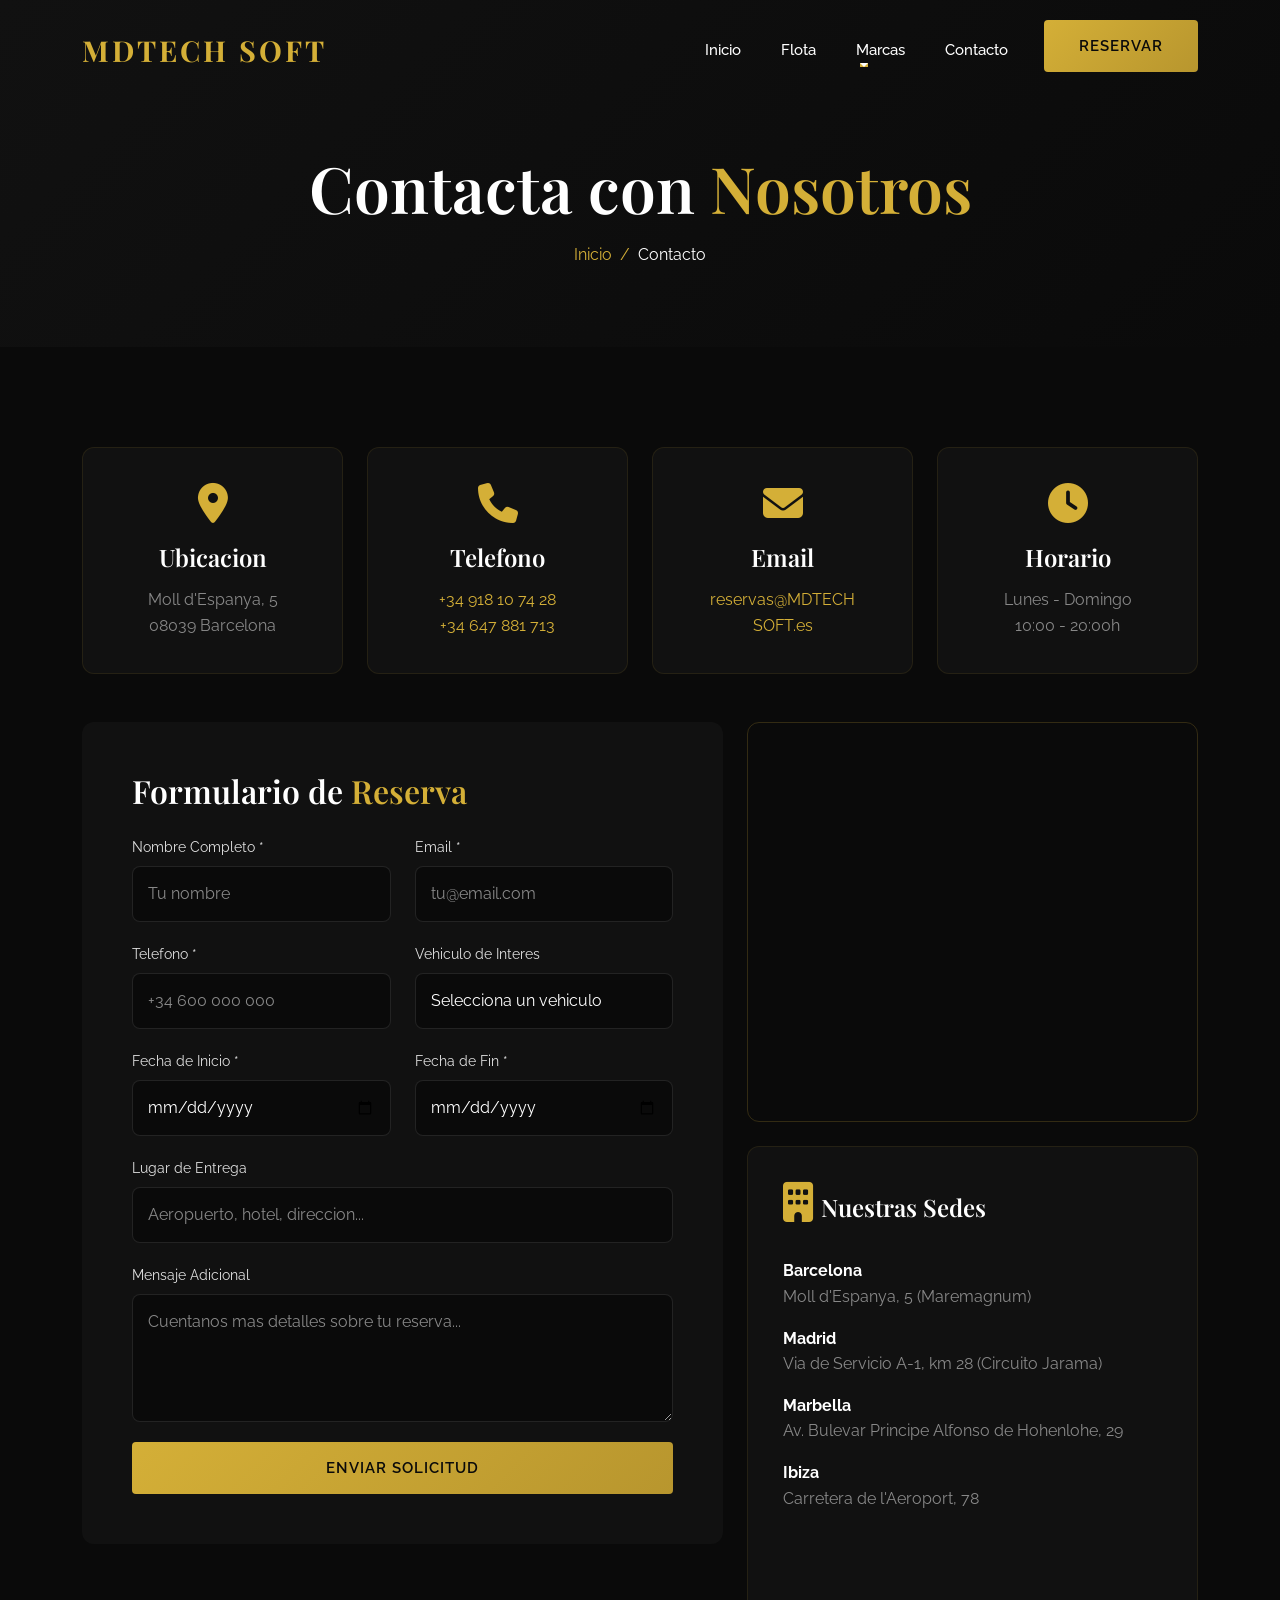
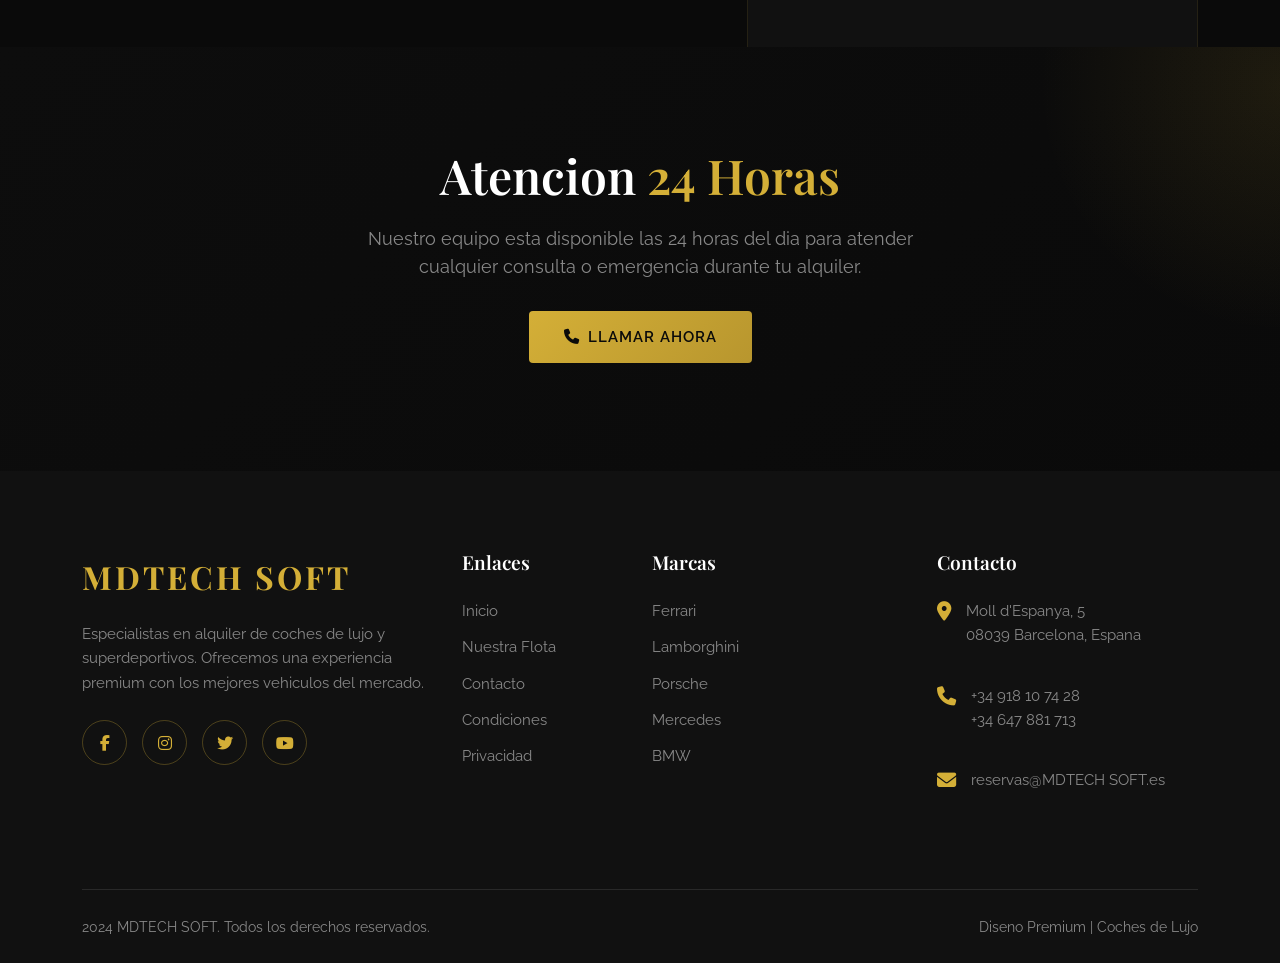
<file: contacto.html>
<!DOCTYPE html>
<html lang="es">
<head>
    <meta charset="UTF-8">
    <meta name="viewport" content="width=device-width, initial-scale=1.0">
    <title>Contacto | MDTECH SOFT - Alquiler de Coches de Lujo</title>
    <meta name="description" content="Contacta con MDTECH SOFT para reservar tu coche de lujo. Atencion personalizada 24/7 en toda Espana.">

    <!-- Google Fonts -->
    <link rel="preconnect" href="https://fonts.googleapis.com">
    <link rel="preconnect" href="https://fonts.gstatic.com" crossorigin>
    <link href="https://fonts.googleapis.com/css2?family=Playfair+Display:wght@400;500;600;700&family=Raleway:wght@300;400;500;600;700&display=swap" rel="stylesheet">

    <!-- Bootstrap 5 CSS -->
    <link href="https://cdn.jsdelivr.net/npm/bootstrap@5.3.2/dist/css/bootstrap.min.css" rel="stylesheet">

    <!-- Font Awesome -->
    <link rel="stylesheet" href="https://cdnjs.cloudflare.com/ajax/libs/font-awesome/6.5.1/css/all.min.css">

    <!-- Custom CSS -->
    <link rel="stylesheet" href="css/style.css">
</head>
<body>
    <!-- Preloader -->
    <div class="preloader">
        <div class="preloader-logo">MDTECH SOFT</div>
    </div>

    <!-- Navbar -->
    <nav class="navbar navbar-expand-lg scrolled">
        <div class="container">
            <a class="navbar-brand" href="index.html">MDTECH SOFT</a>

            <button class="navbar-toggler" type="button" data-bs-toggle="collapse" data-bs-target="#navbarNav">
                <span class="navbar-toggler-icon"><span></span></span>
            </button>

            <div class="collapse navbar-collapse" id="navbarNav">
                <ul class="navbar-nav ms-auto align-items-lg-center">
                    <li class="nav-item">
                        <a class="nav-link" href="index.html">Inicio</a>
                    </li>
                    <li class="nav-item">
                        <a class="nav-link" href="flota.html">Flota</a>
                    </li>
                    <li class="nav-item dropdown">
                        <a class="nav-link dropdown-toggle" href="#" role="button" data-bs-toggle="dropdown">
                            Marcas
                        </a>
                        <ul class="dropdown-menu">
                            <li><a class="dropdown-item" href="flota.html?marca=ferrari">Ferrari</a></li>
                            <li><a class="dropdown-item" href="flota.html?marca=lamborghini">Lamborghini</a></li>
                            <li><a class="dropdown-item" href="flota.html?marca=porsche">Porsche</a></li>
                            <li><a class="dropdown-item" href="flota.html?marca=mercedes">Mercedes</a></li>
                            <li><a class="dropdown-item" href="flota.html?marca=bmw">BMW</a></li>
                            <li><a class="dropdown-item" href="flota.html?marca=audi">Audi</a></li>
                            <li><a class="dropdown-item" href="flota.html?marca=range-rover">Range Rover</a></li>
                            <li><a class="dropdown-item" href="flota.html?marca=bentley">Bentley</a></li>
                            <li><a class="dropdown-item" href="flota.html?marca=ford-mustang">Ford Mustang</a></li>
                        </ul>
                    </li>
                    <li class="nav-item">
                        <a class="nav-link active" href="contacto.html">Contacto</a>
                    </li>
                    <li class="nav-item ms-lg-3">
                        <a class="btn-gold" href="#reservar">Reservar</a>
                    </li>
                </ul>
            </div>
        </div>
    </nav>

    <!-- Page Hero -->
    <section class="page-hero">
        <div class="page-hero-content">
            <h1>Contacta con <span class="text-gold">Nosotros</span></h1>
            <nav aria-label="breadcrumb">
                <ol class="breadcrumb">
                    <li class="breadcrumb-item"><a href="index.html">Inicio</a></li>
                    <li class="breadcrumb-item active">Contacto</li>
                </ol>
            </nav>
        </div>
    </section>

    <!-- Contact Info Cards -->
    <section class="section-padding" style="background: var(--color-black);">
        <div class="container">
            <div class="row g-4 mb-5">
                <div class="col-lg-3 col-md-6">
                    <div class="contact-info-card text-center fade-in">
                        <i class="fas fa-map-marker-alt"></i>
                        <h4>Ubicacion</h4>
                        <p>Moll d'Espanya, 5<br>08039 Barcelona</p>
                    </div>
                </div>

                <div class="col-lg-3 col-md-6">
                    <div class="contact-info-card text-center fade-in">
                        <i class="fas fa-phone"></i>
                        <h4>Telefono</h4>
                        <p><a href="tel:+34918107428">+34 918 10 74 28</a><br><a href="tel:+34647881713">+34 647 881 713</a></p>
                    </div>
                </div>

                <div class="col-lg-3 col-md-6">
                    <div class="contact-info-card text-center fade-in">
                        <i class="fas fa-envelope"></i>
                        <h4>Email</h4>
                        <p><a href="mailto:reservas@MDTECH SOFT.es">reservas@MDTECH SOFT.es</a></p>
                    </div>
                </div>

                <div class="col-lg-3 col-md-6">
                    <div class="contact-info-card text-center fade-in">
                        <i class="fas fa-clock"></i>
                        <h4>Horario</h4>
                        <p>Lunes - Domingo<br>10:00 - 20:00h</p>
                    </div>
                </div>
            </div>

            <div class="row g-4">
                <!-- Contact Form -->
                <div class="col-lg-7">
                    <div class="contact-form-section" id="reservar">
                        <h3 class="mb-4" style="font-family: var(--font-display);">Formulario de <span class="text-gold">Reserva</span></h3>
                        <form id="contactForm">
                            <div class="row">
                                <div class="col-md-6">
                                    <div class="form-group">
                                        <label>Nombre Completo *</label>
                                        <input type="text" class="form-control" placeholder="Tu nombre" required>
                                    </div>
                                </div>
                                <div class="col-md-6">
                                    <div class="form-group">
                                        <label>Email *</label>
                                        <input type="email" class="form-control" placeholder="tu@email.com" required>
                                    </div>
                                </div>
                            </div>

                            <div class="row">
                                <div class="col-md-6">
                                    <div class="form-group">
                                        <label>Telefono *</label>
                                        <input type="tel" class="form-control" placeholder="+34 600 000 000" required>
                                    </div>
                                </div>
                                <div class="col-md-6">
                                    <div class="form-group">
                                        <label>Vehiculo de Interes</label>
                                        <select class="form-control">
                                            <option value="">Selecciona un vehiculo</option>
                                            <option value="ferrari-f8">Ferrari F8 Spider</option>
                                            <option value="ferrari-296">Ferrari 296 GTS</option>
                                            <option value="lamborghini-huracan">Lamborghini Huracan EVO</option>
                                            <option value="lamborghini-urus">Lamborghini Urus S</option>
                                            <option value="porsche-911">Porsche 911 GT3</option>
                                            <option value="mercedes-amg">Mercedes-AMG GT</option>
                                            <option value="mercedes-g63">Mercedes-AMG G63</option>
                                            <option value="bentley">Bentley Continental GTC</option>
                                            <option value="range-rover">Range Rover Sport SVR</option>
                                            <option value="bmw-m4">BMW M4 Competition</option>
                                            <option value="mustang">Ford Mustang GT 5.0</option>
                                            <option value="otro">Otro / Consultar</option>
                                        </select>
                                    </div>
                                </div>
                            </div>

                            <div class="row">
                                <div class="col-md-6">
                                    <div class="form-group">
                                        <label>Fecha de Inicio *</label>
                                        <input type="date" class="form-control" required>
                                    </div>
                                </div>
                                <div class="col-md-6">
                                    <div class="form-group">
                                        <label>Fecha de Fin *</label>
                                        <input type="date" class="form-control" required>
                                    </div>
                                </div>
                            </div>

                            <div class="form-group">
                                <label>Lugar de Entrega</label>
                                <input type="text" class="form-control" placeholder="Aeropuerto, hotel, direccion...">
                            </div>

                            <div class="form-group">
                                <label>Mensaje Adicional</label>
                                <textarea class="form-control" rows="4" placeholder="Cuentanos mas detalles sobre tu reserva..."></textarea>
                            </div>

                            <button type="submit" class="btn-gold w-100">Enviar Solicitud</button>
                        </form>
                    </div>
                </div>

                <!-- Map & Additional Info -->
                <div class="col-lg-5">
                    <div class="map-container mb-4">
                        <iframe src="https://www.google.com/maps/embed?pb=!1m18!1m12!1m3!1d2993.5927449839604!2d2.1818193!3d41.3753383!2m3!1f0!2f0!3f0!3m2!1i1024!2i768!4f13.1!3m3!1m2!1s0x12a4a2f9cb7b1b13%3A0x65d12f3baa567e7!2sMaremagnum!5e0!3m2!1ses!2ses!4v1704300000000!5m2!1ses!2ses" width="100%" height="100%" style="border:0;" allowfullscreen="" loading="lazy"></iframe>
                    </div>

                    <div class="contact-info-card">
                        <h4 class="mb-3"><i class="fas fa-building me-2 text-gold"></i>Nuestras Sedes</h4>
                        <div class="mb-3">
                            <strong>Barcelona</strong>
                            <p class="mb-0">Moll d'Espanya, 5 (Maremagnum)</p>
                        </div>
                        <div class="mb-3">
                            <strong>Madrid</strong>
                            <p class="mb-0">Via de Servicio A-1, km 28 (Circuito Jarama)</p>
                        </div>
                        <div class="mb-3">
                            <strong>Marbella</strong>
                            <p class="mb-0">Av. Bulevar Principe Alfonso de Hohenlohe, 29</p>
                        </div>
                        <div>
                            <strong>Ibiza</strong>
                            <p class="mb-0">Carretera de l'Aeroport, 78</p>
                        </div>
                    </div>
                </div>
            </div>
        </div>
    </section>

    <!-- CTA Section -->
    <section class="cta-section">
        <div class="container">
            <div class="cta-content">
                <h2>Atencion <span class="text-gold">24 Horas</span></h2>
                <p>Nuestro equipo esta disponible las 24 horas del dia para atender cualquier consulta o emergencia durante tu alquiler.</p>
                <a href="tel:+34647881713" class="btn-gold"><i class="fas fa-phone me-2"></i>Llamar Ahora</a>
            </div>
        </div>
    </section>

    <!-- Footer -->
    <footer class="footer">
        <div class="container">
            <div class="row">
                <div class="col-lg-4 col-md-6 footer-col">
                    <a href="index.html" class="footer-brand">MDTECH SOFT</a>
                    <p class="footer-description">Especialistas en alquiler de coches de lujo y superdeportivos. Ofrecemos una experiencia premium con los mejores vehiculos del mercado.</p>
                    <div class="footer-social">
                        <a href="#"><i class="fab fa-facebook-f"></i></a>
                        <a href="#"><i class="fab fa-instagram"></i></a>
                        <a href="#"><i class="fab fa-twitter"></i></a>
                        <a href="#"><i class="fab fa-youtube"></i></a>
                    </div>
                </div>

                <div class="col-lg-2 col-md-6 footer-col">
                    <h4 class="footer-title">Enlaces</h4>
                    <div class="footer-links">
                        <a href="index.html">Inicio</a>
                        <a href="flota.html">Nuestra Flota</a>
                        <a href="contacto.html">Contacto</a>
                        <a href="#">Condiciones</a>
                        <a href="#">Privacidad</a>
                    </div>
                </div>

                <div class="col-lg-3 col-md-6 footer-col">
                    <h4 class="footer-title">Marcas</h4>
                    <div class="footer-links">
                        <a href="flota.html?marca=ferrari">Ferrari</a>
                        <a href="flota.html?marca=lamborghini">Lamborghini</a>
                        <a href="flota.html?marca=porsche">Porsche</a>
                        <a href="flota.html?marca=mercedes">Mercedes</a>
                        <a href="flota.html?marca=bmw">BMW</a>
                    </div>
                </div>

                <div class="col-lg-3 col-md-6 footer-col">
                    <h4 class="footer-title">Contacto</h4>
                    <div class="footer-contact-item">
                        <i class="fas fa-map-marker-alt"></i>
                        <p>Moll d'Espanya, 5<br>08039 Barcelona, Espana</p>
                    </div>
                    <div class="footer-contact-item">
                        <i class="fas fa-phone"></i>
                        <p>+34 918 10 74 28<br>+34 647 881 713</p>
                    </div>
                    <div class="footer-contact-item">
                        <i class="fas fa-envelope"></i>
                        <p>reservas@MDTECH SOFT.es</p>
                    </div>
                </div>
            </div>

            <div class="footer-bottom">
                <div class="row align-items-center">
                    <div class="col-md-6">
                        <p>2024 MDTECH SOFT. Todos los derechos reservados.</p>
                    </div>
                    <div class="col-md-6 text-md-end">
                        <p>Diseno Premium | Coches de Lujo</p>
                    </div>
                </div>
            </div>
        </div>
    </footer>

    <!-- Bootstrap JS -->
    <script src="https://cdn.jsdelivr.net/npm/bootstrap@5.3.2/dist/js/bootstrap.bundle.min.js"></script>

    <!-- Custom JS -->
    <script src="js/main.js"></script>
</body>
</html>
</file>
<file: css/style.css>
/* ===== VARIABLES CSS ===== */
:root {
    --color-black: #0a0a0a;
    --color-dark: #111111;
    --color-darker: #0d0d0d;
    --color-gold: #D4AF37;
    --color-gold-light: #e5c76b;
    --color-gold-dark: #b8962e;
    --color-white: #ffffff;
    --color-gray-light: #e0e0e0;
    --color-gray: #888888;
    --color-gray-dark: #333333;

    --font-display: 'Playfair Display', serif;
    --font-body: 'Raleway', sans-serif;

    --transition-fast: 0.2s ease;
    --transition-normal: 0.3s ease;
    --transition-slow: 0.5s ease;

    --shadow-gold: 0 0 20px rgba(212, 175, 55, 0.3);
    --shadow-card: 0 10px 40px rgba(0, 0, 0, 0.5);
}

/* ===== RESET & BASE ===== */
* {
    margin: 0;
    padding: 0;
    box-sizing: border-box;
}

html {
    scroll-behavior: smooth;
}

body {
    font-family: var(--font-body);
    background-color: var(--color-black);
    color: var(--color-white);
    line-height: 1.6;
    overflow-x: hidden;
}

a {
    text-decoration: none;
    color: inherit;
    transition: var(--transition-normal);
}

img {
    max-width: 100%;
    height: auto;
}

ul {
    list-style: none;
}

/* ===== TYPOGRAPHY ===== */
h1, h2, h3, h4, h5, h6 {
    font-family: var(--font-display);
    font-weight: 600;
    line-height: 1.2;
}

h1 { font-size: clamp(2.5rem, 5vw, 4.5rem); }
h2 { font-size: clamp(2rem, 4vw, 3rem); }
h3 { font-size: clamp(1.5rem, 3vw, 2rem); }
h4 { font-size: clamp(1.25rem, 2vw, 1.5rem); }

.text-gold { color: var(--color-gold); }
.text-gray { color: var(--color-gray); }

/* ===== UTILITIES ===== */
.section-padding {
    padding: 100px 0;
}

.section-title {
    text-align: center;
    margin-bottom: 60px;
}

.section-title h2 {
    color: var(--color-white);
    margin-bottom: 15px;
    position: relative;
    display: inline-block;
}

.section-title h2::after {
    content: '';
    position: absolute;
    bottom: -10px;
    left: 50%;
    transform: translateX(-50%);
    width: 80px;
    height: 3px;
    background: linear-gradient(90deg, transparent, var(--color-gold), transparent);
}

.section-title p {
    color: var(--color-gray);
    font-size: 1.1rem;
    max-width: 600px;
    margin: 20px auto 0;
}

/* ===== BUTTONS ===== */
.btn-gold {
    display: inline-block;
    padding: 14px 35px;
    background: linear-gradient(135deg, var(--color-gold) 0%, var(--color-gold-dark) 100%);
    color: var(--color-black);
    font-weight: 600;
    font-size: 0.95rem;
    text-transform: uppercase;
    letter-spacing: 1px;
    border: none;
    border-radius: 4px;
    cursor: pointer;
    transition: var(--transition-normal);
    position: relative;
    overflow: hidden;
}

.btn-gold::before {
    content: '';
    position: absolute;
    top: 0;
    left: -100%;
    width: 100%;
    height: 100%;
    background: linear-gradient(90deg, transparent, rgba(255,255,255,0.3), transparent);
    transition: var(--transition-slow);
}

.btn-gold:hover {
    transform: translateY(-3px);
    box-shadow: var(--shadow-gold);
}

.btn-gold:hover::before {
    left: 100%;
}

.btn-outline {
    display: inline-block;
    padding: 14px 35px;
    background: transparent;
    color: var(--color-gold);
    font-weight: 600;
    font-size: 0.95rem;
    text-transform: uppercase;
    letter-spacing: 1px;
    border: 2px solid var(--color-gold);
    border-radius: 4px;
    cursor: pointer;
    transition: var(--transition-normal);
}

.btn-outline:hover {
    background: var(--color-gold);
    color: var(--color-black);
    transform: translateY(-3px);
}

/* ===== NAVBAR ===== */
.navbar {
    position: fixed;
    top: 0;
    left: 0;
    width: 100%;
    z-index: 1000;
    padding: 20px 0;
    transition: var(--transition-normal);
}

.navbar.scrolled {
    background: rgba(10, 10, 10, 0.95);
    backdrop-filter: blur(20px);
    -webkit-backdrop-filter: blur(20px);
    padding: 15px 0;
    box-shadow: 0 5px 30px rgba(0, 0, 0, 0.5);
}

.navbar-brand {
    font-family: var(--font-display);
    font-size: 1.8rem;
    font-weight: 700;
    color: var(--color-gold) !important;
    letter-spacing: 3px;
}

.navbar-nav .nav-link {
    color: var(--color-white) !important;
    font-weight: 500;
    font-size: 0.95rem;
    padding: 10px 20px !important;
    position: relative;
    transition: var(--transition-normal);
}

.navbar-nav .nav-link::after {
    content: '';
    position: absolute;
    bottom: 5px;
    left: 20px;
    width: 0;
    height: 2px;
    background: var(--color-gold);
    transition: var(--transition-normal);
}

.navbar-nav .nav-link:hover::after {
    width: calc(100% - 40px);
}

.navbar-nav .nav-link:hover {
    color: var(--color-gold) !important;
}

.dropdown-menu {
    background: rgba(17, 17, 17, 0.98);
    backdrop-filter: blur(20px);
    border: 1px solid rgba(212, 175, 55, 0.2);
    border-radius: 8px;
    padding: 15px 0;
    margin-top: 15px;
}

.dropdown-item {
    color: var(--color-white);
    padding: 10px 25px;
    font-size: 0.9rem;
    transition: var(--transition-fast);
}

.dropdown-item:hover {
    background: rgba(212, 175, 55, 0.1);
    color: var(--color-gold);
    padding-left: 30px;
}

.navbar-toggler {
    border: none;
    padding: 0;
}

.navbar-toggler:focus {
    box-shadow: none;
}

.navbar-toggler-icon {
    background-image: none;
    position: relative;
    width: 30px;
    height: 20px;
}

.navbar-toggler-icon::before,
.navbar-toggler-icon::after,
.navbar-toggler-icon span {
    content: '';
    position: absolute;
    left: 0;
    width: 100%;
    height: 2px;
    background: var(--color-gold);
    transition: var(--transition-normal);
}

.navbar-toggler-icon::before { top: 0; }
.navbar-toggler-icon span { top: 50%; transform: translateY(-50%); }
.navbar-toggler-icon::after { bottom: 0; }

/* ===== HERO SECTION ===== */
.hero {
    min-height: 100vh;
    display: flex;
    align-items: center;
    justify-content: center;
    position: relative;
    overflow: hidden;
}

.hero-bg {
    position: absolute;
    top: 0;
    left: 0;
    width: 100%;
    height: 100%;
    z-index: -2;
}

.hero-bg img {
    width: 100%;
    height: 100%;
    object-fit: cover;
}

.hero-overlay {
    position: absolute;
    top: 0;
    left: 0;
    width: 100%;
    height: 100%;
    background: linear-gradient(
        to bottom,
        rgba(10, 10, 10, 0.7) 0%,
        rgba(10, 10, 10, 0.5) 50%,
        rgba(10, 10, 10, 0.9) 100%
    );
    z-index: -1;
}

.hero-content {
    text-align: center;
    max-width: 900px;
    padding: 0 20px;
}

.hero-subtitle {
    color: var(--color-gold);
    font-size: 1.1rem;
    text-transform: uppercase;
    letter-spacing: 5px;
    margin-bottom: 20px;
    opacity: 0;
    animation: fadeInUp 1s ease forwards 0.3s;
}

.hero-title {
    font-size: clamp(2.5rem, 6vw, 5rem);
    font-weight: 700;
    margin-bottom: 25px;
    opacity: 0;
    animation: fadeInUp 1s ease forwards 0.5s;
}

.hero-title span {
    color: var(--color-gold);
}

.hero-description {
    font-size: 1.2rem;
    color: var(--color-gray-light);
    margin-bottom: 40px;
    opacity: 0;
    animation: fadeInUp 1s ease forwards 0.7s;
}

.hero-buttons {
    display: flex;
    gap: 20px;
    justify-content: center;
    flex-wrap: wrap;
    opacity: 0;
    animation: fadeInUp 1s ease forwards 0.9s;
}

.hero-scroll {
    position: absolute;
    bottom: 40px;
    left: 50%;
    transform: translateX(-50%);
    opacity: 0;
    animation: fadeInUp 1s ease forwards 1.2s, bounce 2s infinite 2s;
}

.hero-scroll i {
    font-size: 2rem;
    color: var(--color-gold);
}

@keyframes fadeInUp {
    from {
        opacity: 0;
        transform: translateY(30px);
    }
    to {
        opacity: 1;
        transform: translateY(0);
    }
}

@keyframes bounce {
    0%, 20%, 50%, 80%, 100% { transform: translateX(-50%) translateY(0); }
    40% { transform: translateX(-50%) translateY(-15px); }
    60% { transform: translateX(-50%) translateY(-7px); }
}

/* ===== BRANDS BAR ===== */
.brands-bar {
    background: var(--color-dark);
    padding: 40px 0;
    border-top: 1px solid rgba(212, 175, 55, 0.1);
    border-bottom: 1px solid rgba(212, 175, 55, 0.1);
    overflow: hidden;
}

.brands-track {
    display: flex;
    animation: scroll 30s linear infinite;
}

.brand-item {
    flex-shrink: 0;
    padding: 0 50px;
    font-family: var(--font-display);
    font-size: 1.5rem;
    color: var(--color-gray);
    text-transform: uppercase;
    letter-spacing: 3px;
    transition: var(--transition-normal);
    cursor: default;
}

.brand-item:hover {
    color: var(--color-gold);
}

@keyframes scroll {
    0% { transform: translateX(0); }
    100% { transform: translateX(-50%); }
}

/* ===== FLEET SECTION ===== */
.fleet-section {
    background: var(--color-black);
}

.car-card {
    background: var(--color-dark);
    border-radius: 12px;
    overflow: hidden;
    transition: var(--transition-normal);
    border: 1px solid transparent;
    height: 100%;
}

.car-card:hover {
    transform: translateY(-10px);
    border-color: rgba(212, 175, 55, 0.3);
    box-shadow: var(--shadow-card);
}

.car-card-image {
    position: relative;
    height: 220px;
    overflow: hidden;
}

.car-card-image img {
    width: 100%;
    height: 100%;
    object-fit: cover;
    transition: var(--transition-slow);
}

.car-card:hover .car-card-image img {
    transform: scale(1.1);
}

.car-card-badge {
    position: absolute;
    top: 15px;
    left: 15px;
    background: var(--color-gold);
    color: var(--color-black);
    padding: 5px 15px;
    font-size: 0.75rem;
    font-weight: 700;
    text-transform: uppercase;
    border-radius: 20px;
}

.car-card-content {
    padding: 25px;
}

.car-card-category {
    color: var(--color-gold);
    font-size: 0.85rem;
    text-transform: uppercase;
    letter-spacing: 2px;
    margin-bottom: 8px;
}

.car-card-title {
    font-size: 1.3rem;
    margin-bottom: 15px;
    font-family: var(--font-display);
}

.car-card-specs {
    display: flex;
    gap: 15px;
    margin-bottom: 20px;
    flex-wrap: wrap;
}

.spec-item {
    display: flex;
    align-items: center;
    gap: 5px;
    font-size: 0.85rem;
    color: var(--color-gray);
}

.spec-item i {
    color: var(--color-gold);
    font-size: 0.9rem;
}

.car-card-price {
    display: flex;
    align-items: baseline;
    gap: 5px;
    margin-bottom: 20px;
}

.price-amount {
    font-size: 1.5rem;
    font-weight: 700;
    color: var(--color-gold);
}

.price-period {
    font-size: 0.9rem;
    color: var(--color-gray);
}

.car-card-actions {
    display: flex;
    gap: 10px;
}

.car-card-actions .btn-gold,
.car-card-actions .btn-outline {
    flex: 1;
    text-align: center;
    padding: 12px 15px;
    font-size: 0.85rem;
}

/* ===== WHY CHOOSE US ===== */
.why-us {
    background: linear-gradient(135deg, var(--color-dark) 0%, var(--color-black) 100%);
}

.feature-card {
    text-align: center;
    padding: 40px 30px;
    background: rgba(255, 255, 255, 0.02);
    border-radius: 12px;
    border: 1px solid rgba(212, 175, 55, 0.1);
    transition: var(--transition-normal);
    height: 100%;
}

.feature-card:hover {
    border-color: var(--color-gold);
    transform: translateY(-5px);
    box-shadow: var(--shadow-gold);
}

.feature-icon {
    width: 80px;
    height: 80px;
    margin: 0 auto 25px;
    background: linear-gradient(135deg, var(--color-gold) 0%, var(--color-gold-dark) 100%);
    border-radius: 50%;
    display: flex;
    align-items: center;
    justify-content: center;
}

.feature-icon i {
    font-size: 2rem;
    color: var(--color-black);
}

.feature-card h4 {
    margin-bottom: 15px;
    font-family: var(--font-display);
}

.feature-card p {
    color: var(--color-gray);
    font-size: 0.95rem;
}

/* ===== HOW IT WORKS ===== */
.how-it-works {
    background: var(--color-black);
    position: relative;
}

.step-card {
    text-align: center;
    position: relative;
    padding: 30px;
}

.step-number {
    width: 70px;
    height: 70px;
    margin: 0 auto 25px;
    border: 3px solid var(--color-gold);
    border-radius: 50%;
    display: flex;
    align-items: center;
    justify-content: center;
    font-family: var(--font-display);
    font-size: 1.8rem;
    font-weight: 700;
    color: var(--color-gold);
    position: relative;
    z-index: 2;
    background: var(--color-black);
}

.step-card h4 {
    margin-bottom: 15px;
}

.step-card p {
    color: var(--color-gray);
}

.step-line {
    position: absolute;
    top: 65px;
    left: 50%;
    width: 100%;
    height: 2px;
    background: linear-gradient(90deg, transparent, var(--color-gold), transparent);
    z-index: 1;
}

/* ===== TESTIMONIALS ===== */
.testimonials {
    background: var(--color-dark);
}

.testimonial-card {
    background: var(--color-black);
    border-radius: 12px;
    padding: 40px;
    border: 1px solid rgba(212, 175, 55, 0.1);
    height: 100%;
    position: relative;
}

.testimonial-card::before {
    content: '"';
    position: absolute;
    top: 20px;
    left: 30px;
    font-family: var(--font-display);
    font-size: 5rem;
    color: var(--color-gold);
    opacity: 0.2;
    line-height: 1;
}

.testimonial-text {
    font-style: italic;
    color: var(--color-gray-light);
    margin-bottom: 25px;
    position: relative;
    z-index: 2;
}

.testimonial-author {
    display: flex;
    align-items: center;
    gap: 15px;
}

.testimonial-avatar {
    width: 50px;
    height: 50px;
    border-radius: 50%;
    background: var(--color-gold);
    display: flex;
    align-items: center;
    justify-content: center;
    font-weight: 700;
    color: var(--color-black);
}

.testimonial-info h5 {
    font-size: 1rem;
    margin-bottom: 3px;
}

.testimonial-info span {
    font-size: 0.85rem;
    color: var(--color-gray);
}

.testimonial-rating {
    margin-top: 15px;
}

.testimonial-rating i {
    color: var(--color-gold);
    font-size: 0.9rem;
}

/* ===== CTA SECTION ===== */
.cta-section {
    background: linear-gradient(135deg, var(--color-darker) 0%, var(--color-black) 100%);
    padding: 100px 0;
    position: relative;
    overflow: hidden;
}

.cta-section::before {
    content: '';
    position: absolute;
    top: -50%;
    right: -20%;
    width: 500px;
    height: 500px;
    background: radial-gradient(circle, rgba(212, 175, 55, 0.1) 0%, transparent 70%);
    border-radius: 50%;
}

.cta-content {
    text-align: center;
    position: relative;
    z-index: 2;
}

.cta-content h2 {
    margin-bottom: 20px;
}

.cta-content p {
    color: var(--color-gray);
    font-size: 1.1rem;
    max-width: 600px;
    margin: 0 auto 30px;
}

/* ===== FOOTER ===== */
.footer {
    background: var(--color-dark);
    padding-top: 80px;
}

.footer-brand {
    font-family: var(--font-display);
    font-size: 2rem;
    font-weight: 700;
    color: var(--color-gold);
    letter-spacing: 3px;
    margin-bottom: 20px;
    display: block;
}

.footer-description {
    color: var(--color-gray);
    margin-bottom: 25px;
    font-size: 0.95rem;
}

.footer-social {
    display: flex;
    gap: 15px;
}

.footer-social a {
    width: 45px;
    height: 45px;
    border: 1px solid rgba(212, 175, 55, 0.3);
    border-radius: 50%;
    display: flex;
    align-items: center;
    justify-content: center;
    color: var(--color-gold);
    transition: var(--transition-normal);
}

.footer-social a:hover {
    background: var(--color-gold);
    color: var(--color-black);
    transform: translateY(-3px);
}

.footer-title {
    font-size: 1.2rem;
    margin-bottom: 25px;
    color: var(--color-white);
    font-family: var(--font-display);
}

.footer-links {
    display: flex;
    flex-direction: column;
    gap: 12px;
}

.footer-links a {
    color: var(--color-gray);
    font-size: 0.95rem;
    transition: var(--transition-normal);
}

.footer-links a:hover {
    color: var(--color-gold);
    padding-left: 5px;
}

.footer-contact-item {
    display: flex;
    gap: 15px;
    margin-bottom: 20px;
}

.footer-contact-item i {
    color: var(--color-gold);
    font-size: 1.2rem;
    margin-top: 3px;
}

.footer-contact-item p {
    color: var(--color-gray);
    font-size: 0.95rem;
}

.footer-bottom {
    border-top: 1px solid rgba(255, 255, 255, 0.1);
    padding: 25px 0;
    margin-top: 60px;
}

.footer-bottom p {
    color: var(--color-gray);
    font-size: 0.9rem;
    margin: 0;
}

/* ===== PAGE HERO (Internal Pages) ===== */
.page-hero {
    background: linear-gradient(135deg, var(--color-dark) 0%, var(--color-black) 100%);
    padding: 150px 0 80px;
    text-align: center;
    position: relative;
    overflow: hidden;
}

.page-hero::before {
    content: '';
    position: absolute;
    top: 0;
    left: 0;
    width: 100%;
    height: 100%;
    background: url('https://images.unsplash.com/photo-1544636331-e26879cd4d9b?w=1920') center/cover;
    opacity: 0.1;
}

.page-hero-content {
    position: relative;
    z-index: 2;
}

.page-hero h1 {
    margin-bottom: 15px;
}

.breadcrumb {
    justify-content: center;
    margin: 0;
}

.breadcrumb-item {
    color: var(--color-gray);
}

.breadcrumb-item a {
    color: var(--color-gold);
}

.breadcrumb-item.active {
    color: var(--color-white);
}

.breadcrumb-item + .breadcrumb-item::before {
    color: var(--color-gold);
}

/* ===== FILTERS ===== */
.filters {
    display: flex;
    justify-content: center;
    gap: 15px;
    flex-wrap: wrap;
    margin-bottom: 50px;
}

.filter-btn {
    padding: 12px 30px;
    background: transparent;
    border: 1px solid rgba(212, 175, 55, 0.3);
    color: var(--color-white);
    border-radius: 30px;
    font-size: 0.9rem;
    cursor: pointer;
    transition: var(--transition-normal);
}

.filter-btn:hover,
.filter-btn.active {
    background: var(--color-gold);
    color: var(--color-black);
    border-color: var(--color-gold);
}

/* ===== CAR DETAIL PAGE ===== */
.car-detail-section {
    padding-top: 120px;
}

.car-gallery {
    position: relative;
    border-radius: 12px;
    overflow: hidden;
}

.car-main-image {
    width: 100%;
    height: 500px;
    object-fit: cover;
    border-radius: 12px;
}

.car-thumbnails {
    display: flex;
    gap: 10px;
    margin-top: 15px;
}

.car-thumbnail {
    width: 100px;
    height: 70px;
    object-fit: cover;
    border-radius: 8px;
    cursor: pointer;
    opacity: 0.6;
    transition: var(--transition-normal);
    border: 2px solid transparent;
}

.car-thumbnail:hover,
.car-thumbnail.active {
    opacity: 1;
    border-color: var(--color-gold);
}

.car-info {
    padding-left: 30px;
}

.car-info-category {
    color: var(--color-gold);
    font-size: 0.9rem;
    text-transform: uppercase;
    letter-spacing: 2px;
    margin-bottom: 10px;
}

.car-info-title {
    font-size: 2.5rem;
    margin-bottom: 20px;
}

.car-info-price {
    display: flex;
    align-items: baseline;
    gap: 10px;
    margin-bottom: 30px;
}

.car-info-price .amount {
    font-size: 2.5rem;
    font-weight: 700;
    color: var(--color-gold);
}

.car-info-price .period {
    color: var(--color-gray);
}

.car-specs-grid {
    display: grid;
    grid-template-columns: repeat(2, 1fr);
    gap: 20px;
    margin-bottom: 30px;
}

.spec-box {
    background: var(--color-dark);
    padding: 20px;
    border-radius: 8px;
    text-align: center;
    border: 1px solid rgba(212, 175, 55, 0.1);
}

.spec-box i {
    font-size: 1.5rem;
    color: var(--color-gold);
    margin-bottom: 10px;
}

.spec-box .value {
    display: block;
    font-size: 1.3rem;
    font-weight: 700;
    color: var(--color-white);
}

.spec-box .label {
    font-size: 0.85rem;
    color: var(--color-gray);
}

/* ===== RESERVATION FORM ===== */
.reservation-form {
    background: var(--color-dark);
    padding: 40px;
    border-radius: 12px;
    border: 1px solid rgba(212, 175, 55, 0.2);
}

.reservation-form h3 {
    margin-bottom: 25px;
    color: var(--color-gold);
}

.form-group {
    margin-bottom: 20px;
}

.form-group label {
    display: block;
    margin-bottom: 8px;
    font-size: 0.9rem;
    color: var(--color-gray-light);
}

.form-control {
    width: 100%;
    padding: 15px;
    background: var(--color-black);
    border: 1px solid rgba(255, 255, 255, 0.1);
    border-radius: 8px;
    color: var(--color-white);
    font-size: 1rem;
    transition: var(--transition-normal);
}

.form-control:focus {
    outline: none;
    border-color: var(--color-gold);
    box-shadow: 0 0 0 3px rgba(212, 175, 55, 0.1);
}

.form-control::placeholder {
    color: var(--color-gray);
}

textarea.form-control {
    min-height: 120px;
    resize: vertical;
}

/* ===== CONTACT PAGE ===== */
.contact-info-card {
    background: var(--color-dark);
    padding: 35px;
    border-radius: 12px;
    border: 1px solid rgba(212, 175, 55, 0.1);
    height: 100%;
    transition: var(--transition-normal);
}

.contact-info-card:hover {
    border-color: var(--color-gold);
}

.contact-info-card i {
    font-size: 2.5rem;
    color: var(--color-gold);
    margin-bottom: 20px;
}

.contact-info-card h4 {
    margin-bottom: 15px;
}

.contact-info-card p {
    color: var(--color-gray);
    margin: 0;
}

.contact-info-card a {
    color: var(--color-gold);
}

.contact-form-section {
    background: var(--color-dark);
    padding: 50px;
    border-radius: 12px;
}

.map-container {
    height: 400px;
    border-radius: 12px;
    overflow: hidden;
    border: 1px solid rgba(212, 175, 55, 0.2);
}

.map-container iframe {
    width: 100%;
    height: 100%;
    filter: grayscale(100%) invert(90%);
}

/* ===== RELATED CARS ===== */
.related-cars {
    background: var(--color-dark);
}

/* ===== ANIMATIONS ===== */
.fade-in {
    opacity: 0;
    transform: translateY(30px);
    transition: opacity 0.6s ease, transform 0.6s ease;
}

.fade-in.visible {
    opacity: 1;
    transform: translateY(0);
}

/* ===== RESPONSIVE ===== */
@media (max-width: 991px) {
    .navbar-collapse {
        background: rgba(10, 10, 10, 0.98);
        padding: 20px;
        border-radius: 10px;
        margin-top: 15px;
        border: 1px solid rgba(212, 175, 55, 0.1);
    }

    .navbar-nav .nav-link::after {
        display: none;
    }

    .hero-title {
        font-size: 2.5rem;
    }

    .car-info {
        padding-left: 0;
        margin-top: 30px;
    }

    .car-main-image {
        height: 350px;
    }

    .step-line {
        display: none;
    }
}

@media (max-width: 767px) {
    .section-padding {
        padding: 60px 0;
    }

    .hero-buttons {
        flex-direction: column;
        align-items: center;
    }

    .hero-buttons .btn-gold,
    .hero-buttons .btn-outline {
        width: 100%;
        max-width: 280px;
    }

    .car-specs-grid {
        grid-template-columns: 1fr;
    }

    .footer-col {
        margin-bottom: 40px;
    }

    .contact-form-section {
        padding: 30px;
    }

    .reservation-form {
        padding: 25px;
    }
}

@media (max-width: 576px) {
    .brand-item {
        font-size: 1.1rem;
        padding: 0 30px;
    }

    .car-card-actions {
        flex-direction: column;
    }

    .filters {
        gap: 10px;
    }

    .filter-btn {
        padding: 10px 20px;
        font-size: 0.85rem;
    }
}

/* ===== SCROLLBAR ===== */
::-webkit-scrollbar {
    width: 8px;
}

::-webkit-scrollbar-track {
    background: var(--color-black);
}

::-webkit-scrollbar-thumb {
    background: var(--color-gold);
    border-radius: 4px;
}

::-webkit-scrollbar-thumb:hover {
    background: var(--color-gold-light);
}

/* ===== PRELOADER ===== */
.preloader {
    position: fixed;
    top: 0;
    left: 0;
    width: 100%;
    height: 100%;
    background: var(--color-black);
    display: flex;
    align-items: center;
    justify-content: center;
    z-index: 9999;
    transition: opacity 0.5s ease, visibility 0.5s ease;
}

.preloader.hidden {
    opacity: 0;
    visibility: hidden;
}

.preloader-logo {
    font-family: var(--font-display);
    font-size: 3rem;
    color: var(--color-gold);
    letter-spacing: 5px;
    animation: pulse 1.5s ease infinite;
}

@keyframes pulse {
    0%, 100% { opacity: 1; }
    50% { opacity: 0.5; }
}
</file>
